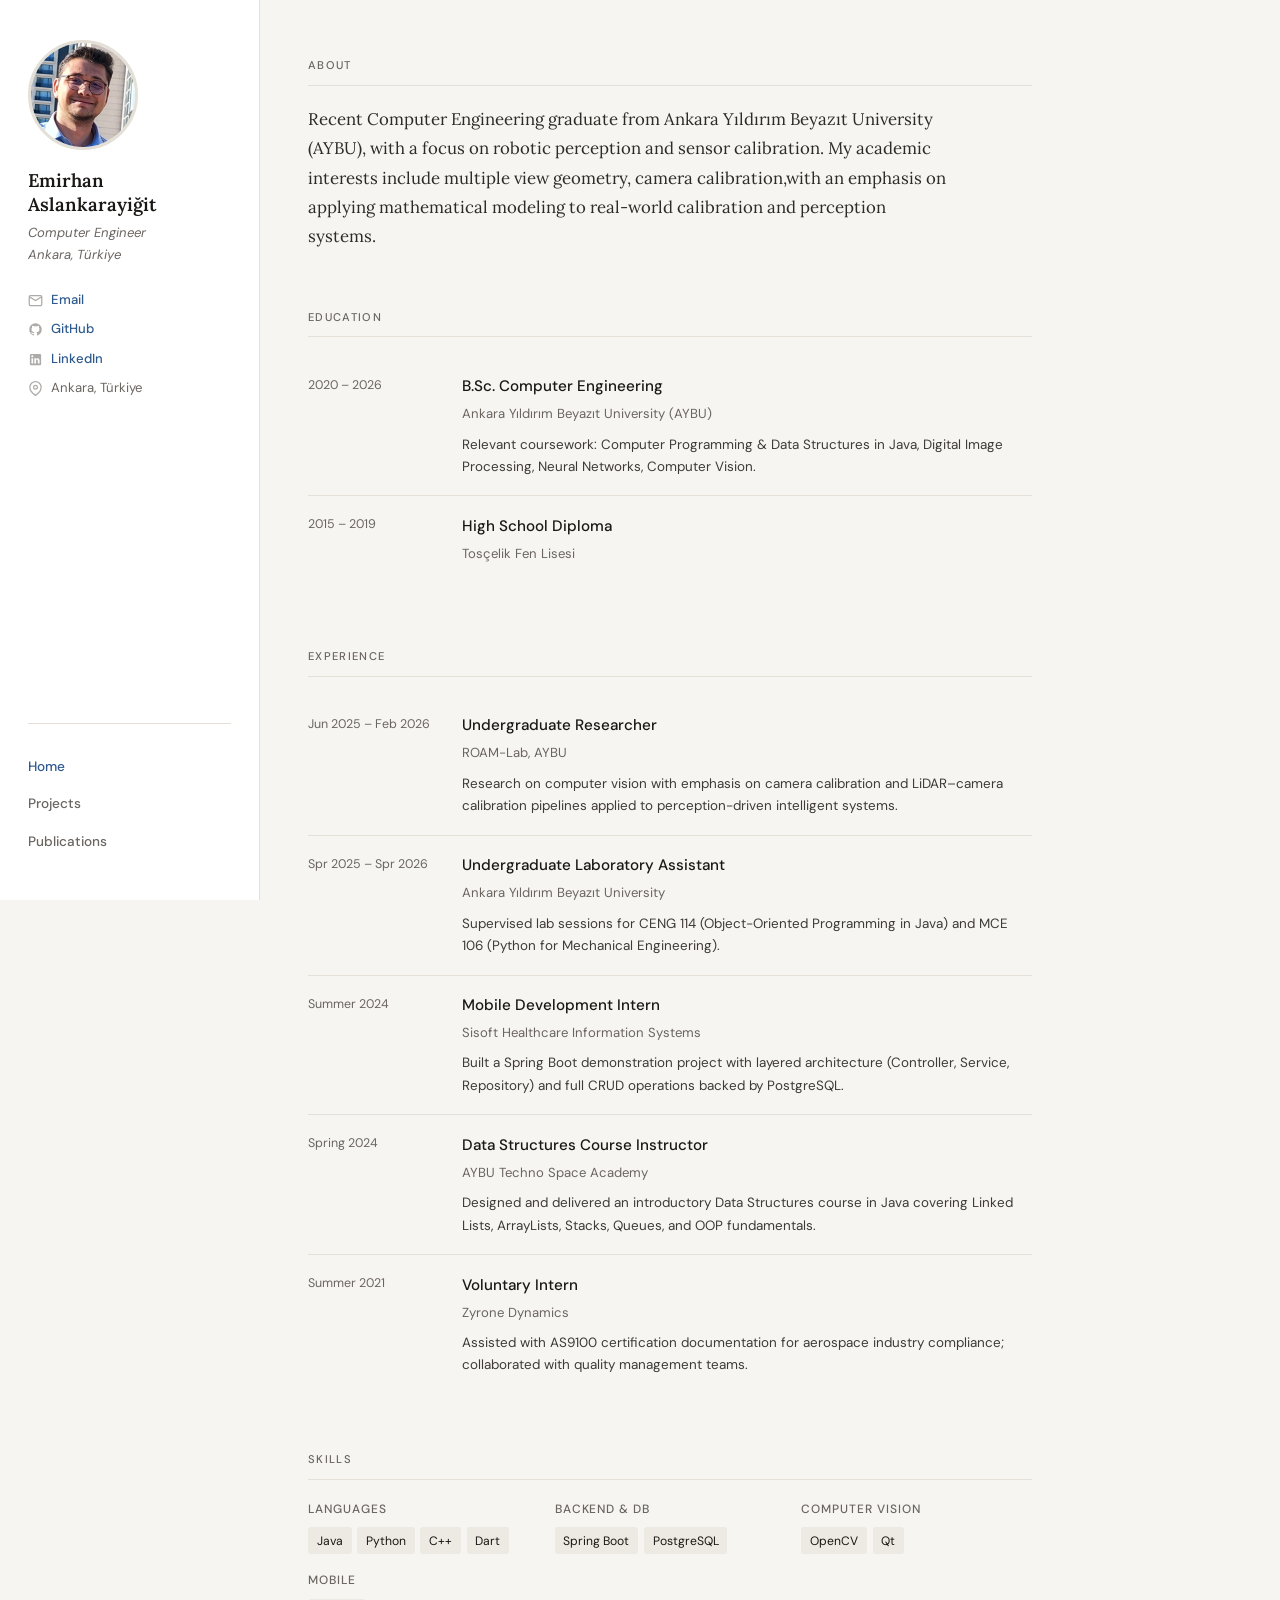
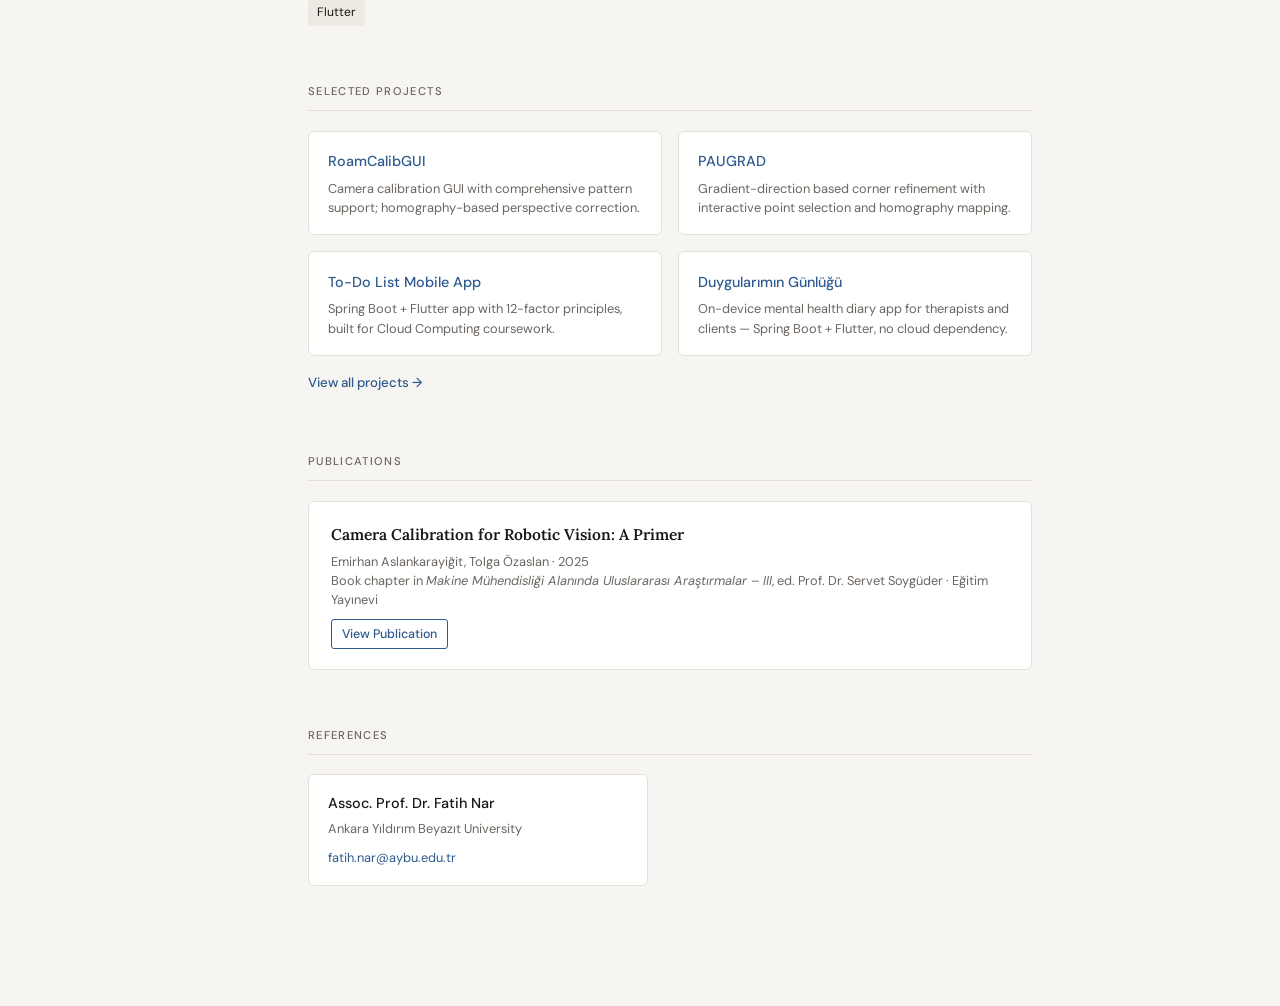
<file: index.html>
<!DOCTYPE html>
<html lang="en">
<head>
  <meta charset="UTF-8" />
  <meta name="viewport" content="width=device-width, initial-scale=1.0" />
  <title>Emirhan Aslankarayiğit</title>
  <link rel="preconnect" href="https://fonts.googleapis.com" />
  <link href="https://fonts.googleapis.com/css2?family=Lora:ital,wght@0,400;0,600;1,400&family=DM+Sans:wght@300;400;500&display=swap" rel="stylesheet" />
  <style>
    *, *::before, *::after { box-sizing: border-box; margin: 0; padding: 0; }

    :root {
      --bg: #f7f5f2;
      --surface: #ffffff;
      --border: #e4e0d8;
      --text: #1a1814;
      --muted: #6b6560;
      --accent: #2d5a8e;
      --accent-light: #e8f0f9;
      --tag-bg: #ede9e3;
      --radius: 6px;
      --sidebar-w: 260px;
    }

    html { scroll-behavior: smooth; }

    body {
      font-family: 'DM Sans', sans-serif;
      background: var(--bg);
      color: var(--text);
      font-size: 15px;
      line-height: 1.7;
    }

    /* ── Layout ── */
    .layout {
      display: grid;
      grid-template-columns: var(--sidebar-w) 1fr;
      min-height: 100vh;
    }

    /* ── Sidebar ── */
    .sidebar {
      position: sticky;
      top: 0;
      height: 100vh;
      overflow-y: auto;
      background: var(--surface);
      border-right: 1px solid var(--border);
      padding: 2.5rem 1.75rem;
      display: flex;
      flex-direction: column;
      gap: 0;
    }

    .profile-photo {
      width: 110px;
      height: 110px;
      border-radius: 50%;
      object-fit: cover;
      object-position: top center;
      border: 3px solid var(--border);
      margin-bottom: 1.2rem;
    }

    .profile-photo-placeholder {
      width: 110px;
      height: 110px;
      border-radius: 50%;
      background: var(--tag-bg);
      border: 3px solid var(--border);
      margin-bottom: 1.2rem;
      display: flex;
      align-items: center;
      justify-content: center;
      font-size: 2rem;
      color: var(--muted);
    }

    .sidebar h1 {
      font-family: 'Lora', serif;
      font-size: 1.15rem;
      font-weight: 600;
      line-height: 1.3;
      margin-bottom: 0.3rem;
    }

    .sidebar .role {
      font-size: 0.82rem;
      color: var(--muted);
      margin-bottom: 1.4rem;
      font-style: italic;
    }

    .sidebar-links {
      list-style: none;
      margin-bottom: 2rem;
      display: flex;
      flex-direction: column;
      gap: 0.45rem;
    }

    .sidebar-links li {
      display: flex;
      align-items: center;
      gap: 0.5rem;
      font-size: 0.82rem;
      color: var(--muted);
    }

    .sidebar-links li a {
      color: var(--accent);
      text-decoration: none;
      font-weight: 500;
    }
    .sidebar-links li a:hover { text-decoration: underline; }

    .sidebar-links .icon {
      width: 15px;
      flex-shrink: 0;
      opacity: 0.55;
    }

    .nav {
      margin-top: auto;
      padding-top: 1.5rem;
      border-top: 1px solid var(--border);
    }

    .nav a {
      display: block;
      padding: 0.45rem 0;
      font-size: 0.85rem;
      font-weight: 500;
      color: var(--muted);
      text-decoration: none;
      transition: color 0.2s;
    }
    .nav a:hover, .nav a.active { color: var(--accent); }

    /* ── Main content ── */
    main {
      padding: 3.5rem 3rem 4rem;
      max-width: 820px;
    }

    section { margin-bottom: 3.5rem; }

    .section-label {
      font-size: 0.7rem;
      font-weight: 500;
      letter-spacing: 0.12em;
      text-transform: uppercase;
      color: var(--muted);
      margin-bottom: 1.2rem;
      padding-bottom: 0.6rem;
      border-bottom: 1px solid var(--border);
    }

    /* About */
    .about-text {
      font-family: 'Lora', serif;
      font-size: 1.05rem;
      line-height: 1.75;
      color: #2e2b26;
      max-width: 640px;
    }

    /* Experience / Education cards */
    .entry {
      display: grid;
      grid-template-columns: 130px 1fr;
      gap: 0 1.5rem;
      padding: 1.1rem 0;
      border-bottom: 1px solid var(--border);
    }
    .entry:last-child { border-bottom: none; }

    .entry-date {
      font-size: 0.78rem;
      color: var(--muted);
      padding-top: 0.15rem;
      line-height: 1.4;
    }

    .entry-title {
      font-size: 0.95rem;
      font-weight: 500;
      margin-bottom: 0.2rem;
    }

    .entry-sub {
      font-size: 0.82rem;
      color: var(--muted);
      margin-bottom: 0.5rem;
    }

    .entry-body {
      font-size: 0.84rem;
      color: #3e3a35;
      line-height: 1.65;
    }

    /* Skills */
    .skills-grid {
      display: grid;
      grid-template-columns: repeat(auto-fill, minmax(180px, 1fr));
      gap: 1rem;
    }

    .skill-group h4 {
      font-size: 0.75rem;
      font-weight: 500;
      text-transform: uppercase;
      letter-spacing: 0.08em;
      color: var(--muted);
      margin-bottom: 0.5rem;
    }

    .tags {
      display: flex;
      flex-wrap: wrap;
      gap: 0.35rem;
    }

    .tag {
      background: var(--tag-bg);
      color: var(--text);
      font-size: 0.76rem;
      padding: 0.2rem 0.55rem;
      border-radius: 3px;
      font-weight: 400;
    }

    /* Projects — link to projects page */
    .projects-preview {
      display: grid;
      grid-template-columns: 1fr 1fr;
      gap: 1rem;
    }

    .project-card {
      background: var(--surface);
      border: 1px solid var(--border);
      border-radius: var(--radius);
      padding: 1.1rem 1.2rem;
      text-decoration: none;
      color: inherit;
      transition: border-color 0.2s, box-shadow 0.2s;
      display: block;
    }
    .project-card:hover {
      border-color: var(--accent);
      box-shadow: 0 2px 12px rgba(45,90,142,0.07);
    }

    .project-card h3 {
      font-size: 0.9rem;
      font-weight: 500;
      margin-bottom: 0.3rem;
      color: var(--accent);
    }

    .project-card p {
      font-size: 0.8rem;
      color: var(--muted);
      line-height: 1.5;
    }

    .more-link {
      margin-top: 1rem;
      display: inline-block;
      font-size: 0.83rem;
      color: var(--accent);
      text-decoration: none;
      font-weight: 500;
    }
    .more-link:hover { text-decoration: underline; }

    /* Publications */
    .pub-card {
      background: var(--surface);
      border: 1px solid var(--border);
      border-radius: var(--radius);
      padding: 1.2rem 1.4rem;
      margin-bottom: 0.75rem;
    }

    .pub-card h3 {
      font-family: 'Lora', serif;
      font-size: 0.97rem;
      font-weight: 600;
      margin-bottom: 0.3rem;
    }

    .pub-card .pub-meta {
      font-size: 0.8rem;
      color: var(--muted);
      margin-bottom: 0.6rem;
      line-height: 1.5;
    }

    .pub-link {
      font-size: 0.78rem;
      color: var(--accent);
      text-decoration: none;
      font-weight: 500;
      border: 1px solid var(--accent);
      padding: 0.22rem 0.6rem;
      border-radius: 3px;
      display: inline-block;
      transition: background 0.2s;
    }
    .pub-link:hover { background: var(--accent-light); }

    /* References */
    .ref-card {
      display: flex;
      flex-direction: column;
      gap: 0.15rem;
      padding: 1rem 1.2rem;
      background: var(--surface);
      border: 1px solid var(--border);
      border-radius: var(--radius);
      max-width: 340px;
    }
    .ref-card .ref-name { font-weight: 500; font-size: 0.9rem; }
    .ref-card .ref-role { font-size: 0.8rem; color: var(--muted); }
    .ref-card .ref-contact { font-size: 0.8rem; color: var(--accent); margin-top: 0.3rem; }
    .ref-card .ref-contact a { color: inherit; text-decoration: none; }
    .ref-card .ref-contact a:hover { text-decoration: underline; }

    /* Responsive */
    @media (max-width: 780px) {
      .layout { grid-template-columns: 1fr; }
      .sidebar {
        position: static;
        height: auto;
        border-right: none;
        border-bottom: 1px solid var(--border);
        flex-direction: row;
        flex-wrap: wrap;
        align-items: center;
        gap: 1rem;
        padding: 1.5rem;
      }
      .nav { margin-top: 0; padding-top: 0; border-top: none; display: flex; gap: 1rem; flex-wrap: wrap; }
      main { padding: 2rem 1.5rem; }
      .projects-preview { grid-template-columns: 1fr; }
      .entry { grid-template-columns: 1fr; gap: 0.2rem; }
    }
  </style>
</head>
<body>
<div class="layout">

  <!-- Sidebar -->
  <aside class="sidebar">
    <img src="profile.png" alt="Emirhan Aslankarayiğit" class="profile-photo"
         onerror="this.style.display='none'; document.getElementById('photo-placeholder').style.display='flex';" />
    <div class="profile-photo-placeholder" id="photo-placeholder" style="display:none;">E</div>

    <h1>Emirhan Aslankarayiğit</h1>
    <p class="role">Computer Engineer<br>Ankara, Türkiye</p>

    <ul class="sidebar-links">
      <li>
        <svg class="icon" viewBox="0 0 24 24" fill="none" stroke="currentColor" stroke-width="2"><path d="M20 4H4c-1.1 0-2 .9-2 2v12c0 1.1.9 2 2 2h16c1.1 0 2-.9 2-2V6c0-1.1-.9-2-2-2z"/><polyline points="22,6 12,12 2,6"/></svg>
        <a href="mailto:aslankarayigitemirhan@gmail.com">Email</a>
      </li>
      <li>
        <svg class="icon" viewBox="0 0 24 24" fill="currentColor"><path d="M12 2A10 10 0 002 12c0 4.42 2.87 8.17 6.84 9.5.5.08.66-.23.66-.5v-1.69c-2.77.6-3.36-1.34-3.36-1.34-.46-1.16-1.11-1.47-1.11-1.47-.91-.62.07-.6.07-.6 1 .07 1.53 1.03 1.53 1.03.87 1.52 2.34 1.07 2.91.83.09-.65.35-1.09.63-1.34-2.22-.25-4.55-1.11-4.55-4.92 0-1.11.38-2 1.03-2.71-.1-.25-.45-1.29.1-2.64 0 0 .84-.27 2.75 1.02.79-.22 1.65-.33 2.5-.33.85 0 1.71.11 2.5.33 1.91-1.29 2.75-1.02 2.75-1.02.55 1.35.2 2.39.1 2.64.65.71 1.03 1.6 1.03 2.71 0 3.82-2.34 4.66-4.57 4.91.36.31.69.92.69 1.85V21c0 .27.16.59.67.5C19.14 20.16 22 16.42 22 12A10 10 0 0012 2z"/></svg>
        <a href="https://github.com/aslankarayigitemirhan" target="_blank">GitHub</a>
      </li>
      <li>
        <svg class="icon" viewBox="0 0 24 24" fill="currentColor"><path d="M19 3a2 2 0 012 2v14a2 2 0 01-2 2H5a2 2 0 01-2-2V5a2 2 0 012-2h14m-.5 15.5v-5.3a3.26 3.26 0 00-3.26-3.26c-.85 0-1.84.52-2.32 1.3v-1.11h-2.79v8.37h2.79v-4.93c0-.77.62-1.4 1.39-1.4a1.4 1.4 0 011.4 1.4v4.93h2.79M6.88 8.56a1.68 1.68 0 001.68-1.68c0-.93-.75-1.69-1.68-1.69a1.69 1.69 0 00-1.69 1.69c0 .93.76 1.68 1.69 1.68m1.39 9.94v-8.37H5.5v8.37h2.77z"/></svg>
        <a href="https://www.linkedin.com/in/emirhan-aslankarayi%C4%9Fit-a869a1226/" target="_blank">LinkedIn</a>
      </li>
      <li>
        <svg class="icon" viewBox="0 0 24 24" fill="none" stroke="currentColor" stroke-width="2"><path d="M21 10c0 7-9 13-9 13s-9-6-9-13a9 9 0 0118 0z"/><circle cx="12" cy="10" r="3"/></svg>
        Ankara, Türkiye
      </li>
    </ul>

    <nav class="nav">
      <a href="index.html" class="active">Home</a>
      <a href="projects.html">Projects</a>
      <a href="publications.html">Publications</a>
    </nav>
  </aside>

  <!-- Main -->
  <main>

    <!-- About -->
    <section id="about">
      <p class="section-label">About</p>
      <p class="about-text">
        Recent Computer Engineering graduate from Ankara Yıldırım Beyazıt University (AYBU), with a focus on robotic perception and sensor calibration. My academic interests include multiple view geometry, camera calibration,with an emphasis on applying mathematical modeling to real-world calibration and perception systems.      </p>
    </section>

    <!-- Education -->
    <section id="education">
      <p class="section-label">Education</p>

      <div class="entry">
        <div class="entry-date">2020 – 2026</div>
        <div>
          <div class="entry-title">B.Sc. Computer Engineering</div>
          <div class="entry-sub">Ankara Yıldırım Beyazıt University (AYBU)</div>
          <div class="entry-body">
            Relevant coursework: Computer Programming &amp; Data Structures in Java, Digital Image Processing,
            Neural Networks, Computer Vision.
          </div>
        </div>
      </div>

      <div class="entry">
        <div class="entry-date">2015 – 2019</div>
        <div>
          <div class="entry-title">High School Diploma</div>
          <div class="entry-sub">Tosçelik Fen Lisesi</div>
        </div>
      </div>
    </section>

    <!-- Experience -->
    <section id="experience">
      <p class="section-label">Experience</p>

      <div class="entry">
        <div class="entry-date">Jun 2025 – Feb 2026</div>
        <div>
          <div class="entry-title">Undergraduate Researcher</div>
          <div class="entry-sub">ROAM-Lab, AYBU</div>
          <div class="entry-body">
            Research on computer vision with emphasis on camera calibration and LiDAR–camera calibration pipelines
            applied to perception-driven intelligent systems.
          </div>
        </div>
      </div>

      <div class="entry">
        <div class="entry-date">Spr 2025 – Spr 2026</div>
        <div>
          <div class="entry-title">Undergraduate Laboratory Assistant</div>
          <div class="entry-sub">Ankara Yıldırım Beyazıt University</div>
          <div class="entry-body">
            Supervised lab sessions for CENG 114 (Object-Oriented Programming in Java) and MCE 106 (Python for Mechanical Engineering).
          </div>
        </div>
      </div>

      <div class="entry">
        <div class="entry-date">Summer 2024</div>
        <div>
          <div class="entry-title">Mobile Development Intern</div>
          <div class="entry-sub">Sisoft Healthcare Information Systems</div>
          <div class="entry-body">
            Built a Spring Boot demonstration project with layered architecture (Controller, Service, Repository) and full CRUD operations backed by PostgreSQL.
          </div>
        </div>
      </div>

      <div class="entry">
        <div class="entry-date">Spring 2024</div>
        <div>
          <div class="entry-title">Data Structures Course Instructor</div>
          <div class="entry-sub">AYBU Techno Space Academy</div>
          <div class="entry-body">
            Designed and delivered an introductory Data Structures course in Java covering Linked Lists, ArrayLists, Stacks, Queues, and OOP fundamentals.
          </div>
        </div>
      </div>

      <div class="entry">
        <div class="entry-date">Summer 2021</div>
        <div>
          <div class="entry-title">Voluntary Intern</div>
          <div class="entry-sub">Zyrone Dynamics</div>
          <div class="entry-body">
            Assisted with AS9100 certification documentation for aerospace industry compliance; collaborated with quality management teams.
          </div>
        </div>
      </div>
    </section>

    <!-- Skills -->
    <section id="skills">
      <p class="section-label">Skills</p>
      <div class="skills-grid">
        <div class="skill-group">
          <h4>Languages</h4>
          <div class="tags">
            <span class="tag">Java</span>
            <span class="tag">Python</span>
            <span class="tag">C++</span>
            <span class="tag">Dart</span>
          </div>
        </div>
        <div class="skill-group">
          <h4>Backend &amp; DB</h4>
          <div class="tags">
            <span class="tag">Spring Boot</span>
            <span class="tag">PostgreSQL</span>
          </div>
        </div>
        <div class="skill-group">
          <h4>Computer Vision</h4>
          <div class="tags">
            <span class="tag">OpenCV</span>
            <span class="tag">Qt</span>
          </div>
        </div>
        <div class="skill-group">
          <h4>Mobile</h4>
          <div class="tags">
            <span class="tag">Flutter</span>
          </div>
        </div>
      </div>
    </section>

    <!-- Projects preview -->
    <section id="projects">
      <p class="section-label">Selected Projects</p>
      <div class="projects-preview">
        <a class="project-card" href="projects.html#roamcalibgui">
          <h3>RoamCalibGUI</h3>
          <p>Camera calibration GUI with comprehensive pattern support; homography-based perspective correction.</p>
        </a>
        <a class="project-card" href="projects.html#paugrad">
          <h3>PAUGRAD</h3>
          <p>Gradient-direction based corner refinement with interactive point selection and homography mapping.</p>
        </a>
        <a class="project-card" href="projects.html#todoapp">
          <h3>To-Do List Mobile App</h3>
          <p>Spring Boot + Flutter app with 12-factor principles, built for Cloud Computing coursework.</p>
        </a>
        <a class="project-card" href="projects.html#diary">
          <h3>Duygularımın Günlüğü</h3>
          <p>On-device mental health diary app for therapists and clients — Spring Boot + Flutter, no cloud dependency.</p>
        </a>
      </div>
      <a class="more-link" href="projects.html">View all projects →</a>
    </section>

    <!-- Publications preview -->
    <section id="publications">
      <p class="section-label">Publications</p>
      <div class="pub-card">
        <h3>Camera Calibration for Robotic Vision: A Primer</h3>
        <div class="pub-meta">
          Emirhan Aslankarayiğit, Tolga Özaslan · 2025<br>
          Book chapter in <em>Makine Mühendisliği Alanında Uluslararası Araştırmalar – III</em>, ed. Prof. Dr. Servet Soygüder · Eğitim Yayınevi
        </div>
        <a class="pub-link" href="publications.html">View Publication</a>
      </div>
    </section>

    <!-- References -->
    <section id="references">
      <p class="section-label">References</p>
      <div class="ref-card">
        <div class="ref-name">Assoc. Prof. Dr. Fatih Nar</div>
        <div class="ref-role">Ankara Yıldırım Beyazıt University</div>
        <div class="ref-contact"><a href="mailto:fatih.nar@aybu.edu.tr">fatih.nar@aybu.edu.tr</a></div>
      </div>
    </section>

  </main>
</div>
</body>
</html>
</file>
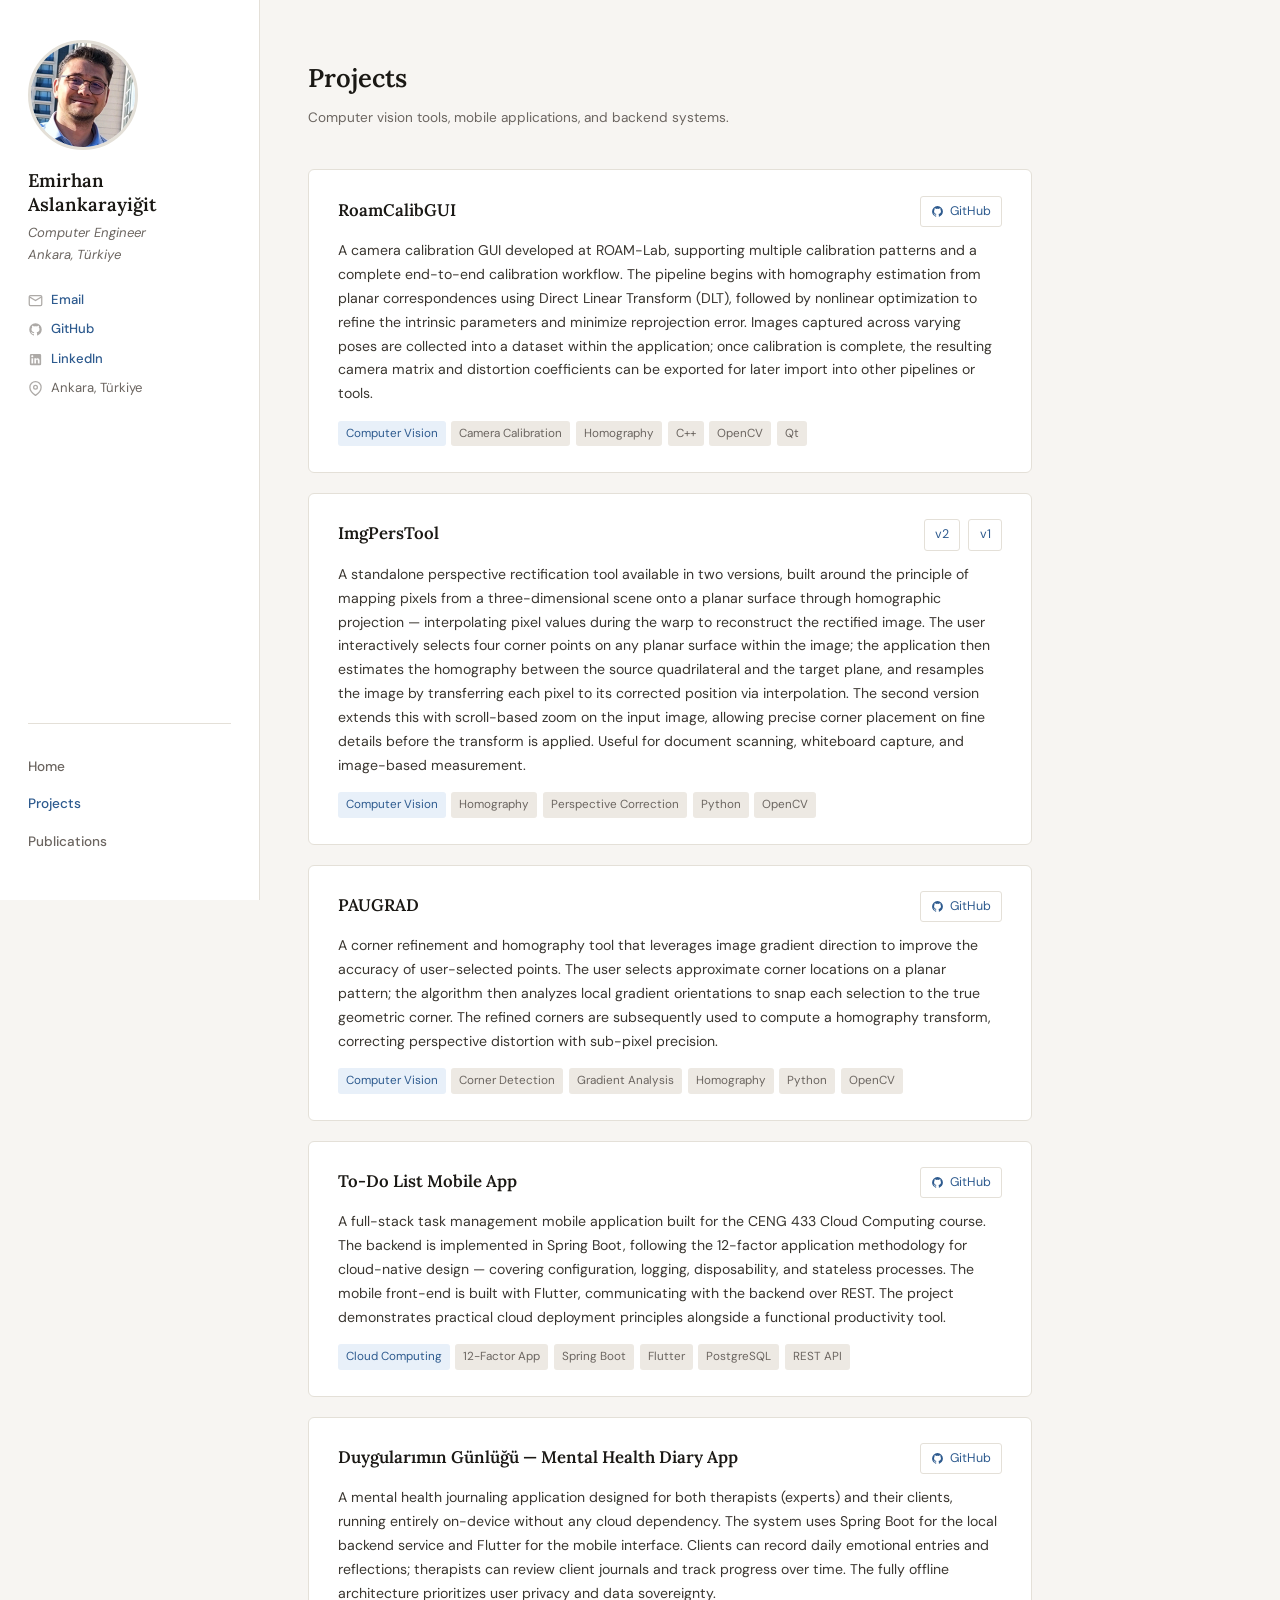
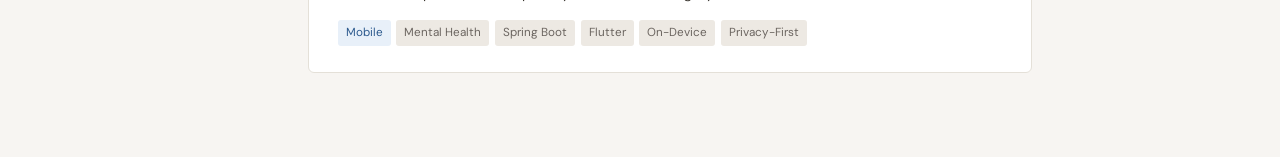
<file: projects.html>
<!DOCTYPE html>
<html lang="en">
<head>
  <meta charset="UTF-8" />
  <meta name="viewport" content="width=device-width, initial-scale=1.0" />
  <title>Projects — Emirhan Aslankarayiğit</title>
  <link rel="preconnect" href="https://fonts.googleapis.com" />
  <link href="https://fonts.googleapis.com/css2?family=Lora:ital,wght@0,400;0,600;1,400&family=DM+Sans:wght@300;400;500&display=swap" rel="stylesheet" />
  <style>
    *, *::before, *::after { box-sizing: border-box; margin: 0; padding: 0; }

    :root {
      --bg: #f7f5f2;
      --surface: #ffffff;
      --border: #e4e0d8;
      --text: #1a1814;
      --muted: #6b6560;
      --accent: #2d5a8e;
      --accent-light: #e8f0f9;
      --tag-bg: #ede9e3;
      --radius: 6px;
      --sidebar-w: 260px;
    }

    html { scroll-behavior: smooth; }

    body {
      font-family: 'DM Sans', sans-serif;
      background: var(--bg);
      color: var(--text);
      font-size: 15px;
      line-height: 1.7;
    }

    .layout {
      display: grid;
      grid-template-columns: var(--sidebar-w) 1fr;
      min-height: 100vh;
    }

    /* Sidebar */
    .sidebar {
      position: sticky;
      top: 0;
      height: 100vh;
      overflow-y: auto;
      background: var(--surface);
      border-right: 1px solid var(--border);
      padding: 2.5rem 1.75rem;
      display: flex;
      flex-direction: column;
    }

    .profile-photo {
      width: 110px;
      height: 110px;
      border-radius: 50%;
      object-fit: cover;
      object-position: top center;
      border: 3px solid var(--border);
      margin-bottom: 1.2rem;
    }

    .profile-photo-placeholder {
      width: 110px;
      height: 110px;
      border-radius: 50%;
      background: var(--tag-bg);
      border: 3px solid var(--border);
      margin-bottom: 1.2rem;
      display: flex;
      align-items: center;
      justify-content: center;
      font-size: 2rem;
      color: var(--muted);
    }

    .sidebar h1 {
      font-family: 'Lora', serif;
      font-size: 1.15rem;
      font-weight: 600;
      line-height: 1.3;
      margin-bottom: 0.3rem;
    }

    .sidebar .role {
      font-size: 0.82rem;
      color: var(--muted);
      margin-bottom: 1.4rem;
      font-style: italic;
    }

    .sidebar-links {
      list-style: none;
      margin-bottom: 2rem;
      display: flex;
      flex-direction: column;
      gap: 0.45rem;
    }

    .sidebar-links li {
      display: flex;
      align-items: center;
      gap: 0.5rem;
      font-size: 0.82rem;
      color: var(--muted);
    }

    .sidebar-links li a {
      color: var(--accent);
      text-decoration: none;
      font-weight: 500;
    }
    .sidebar-links li a:hover { text-decoration: underline; }
    .sidebar-links .icon { width: 15px; flex-shrink: 0; opacity: 0.55; }

    .nav {
      margin-top: auto;
      padding-top: 1.5rem;
      border-top: 1px solid var(--border);
    }

    .nav a {
      display: block;
      padding: 0.45rem 0;
      font-size: 0.85rem;
      font-weight: 500;
      color: var(--muted);
      text-decoration: none;
      transition: color 0.2s;
    }
    .nav a:hover, .nav a.active { color: var(--accent); }

    /* Main */
    main { padding: 3.5rem 3rem 4rem; max-width: 820px; }

    .page-title {
      font-family: 'Lora', serif;
      font-size: 1.6rem;
      font-weight: 600;
      margin-bottom: 0.4rem;
    }

    .page-subtitle {
      font-size: 0.85rem;
      color: var(--muted);
      margin-bottom: 2.5rem;
    }

    /* Project cards */
    .project {
      background: var(--surface);
      border: 1px solid var(--border);
      border-radius: var(--radius);
      padding: 1.6rem 1.8rem;
      margin-bottom: 1.25rem;
      scroll-margin-top: 2rem;
      transition: border-color 0.2s;
    }
    .project:hover { border-color: #c0bbb3; }

    .project-header {
      display: flex;
      align-items: flex-start;
      justify-content: space-between;
      gap: 1rem;
      margin-bottom: 0.75rem;
    }

    .project-title {
      font-family: 'Lora', serif;
      font-size: 1.05rem;
      font-weight: 600;
    }

    .project-github {
      flex-shrink: 0;
      display: flex;
      align-items: center;
      gap: 0.35rem;
      font-size: 0.78rem;
      color: var(--accent);
      text-decoration: none;
      border: 1px solid var(--border);
      border-radius: 3px;
      padding: 0.25rem 0.65rem;
      transition: border-color 0.2s, background 0.2s;
    }
    .project-github:hover { border-color: var(--accent); background: var(--accent-light); }

    .project-desc {
      font-size: 0.88rem;
      color: #3a3630;
      line-height: 1.7;
      margin-bottom: 0.9rem;
    }

    .project-tags {
      display: flex;
      flex-wrap: wrap;
      gap: 0.35rem;
    }

    .tag {
      background: var(--tag-bg);
      color: var(--muted);
      font-size: 0.73rem;
      padding: 0.18rem 0.5rem;
      border-radius: 3px;
    }

    .tag.accent {
      background: var(--accent-light);
      color: var(--accent);
    }

    .version-links {
      margin-top: 0.7rem;
      display: flex;
      gap: 0.5rem;
      flex-wrap: wrap;
    }

    .version-link {
      font-size: 0.77rem;
      color: var(--accent);
      text-decoration: none;
      border: 1px solid var(--border);
      padding: 0.2rem 0.55rem;
      border-radius: 3px;
      transition: border-color 0.2s;
    }
    .version-link:hover { border-color: var(--accent); }

    /* Responsive */
    @media (max-width: 780px) {
      .layout { grid-template-columns: 1fr; }
      .sidebar {
        position: static;
        height: auto;
        border-right: none;
        border-bottom: 1px solid var(--border);
        flex-direction: row;
        flex-wrap: wrap;
        align-items: center;
        gap: 1rem;
        padding: 1.5rem;
      }
      .nav { margin-top: 0; padding-top: 0; border-top: none; display: flex; gap: 1rem; flex-wrap: wrap; }
      main { padding: 2rem 1.5rem; }
    }
  </style>
</head>
<body>
<div class="layout">

  <aside class="sidebar">
    <img src="profile.png" alt="Emirhan Aslankarayiğit" class="profile-photo"
         onerror="this.style.display='none'; document.getElementById('photo-placeholder').style.display='flex';" />
    <div class="profile-photo-placeholder" id="photo-placeholder" style="display:none;">E</div>

    <h1>Emirhan Aslankarayiğit</h1>
    <p class="role">Computer Engineer<br>Ankara, Türkiye</p>

    <ul class="sidebar-links">
      <li>
        <svg class="icon" viewBox="0 0 24 24" fill="none" stroke="currentColor" stroke-width="2"><path d="M20 4H4c-1.1 0-2 .9-2 2v12c0 1.1.9 2 2 2h16c1.1 0 2-.9 2-2V6c0-1.1-.9-2-2-2z"/><polyline points="22,6 12,12 2,6"/></svg>
        <a href="mailto:aslankarayigitemirhan@gmail.com">Email</a>
      </li>
      <li>
        <svg class="icon" viewBox="0 0 24 24" fill="currentColor"><path d="M12 2A10 10 0 002 12c0 4.42 2.87 8.17 6.84 9.5.5.08.66-.23.66-.5v-1.69c-2.77.6-3.36-1.34-3.36-1.34-.46-1.16-1.11-1.47-1.11-1.47-.91-.62.07-.6.07-.6 1 .07 1.53 1.03 1.53 1.03.87 1.52 2.34 1.07 2.91.83.09-.65.35-1.09.63-1.34-2.22-.25-4.55-1.11-4.55-4.92 0-1.11.38-2 1.03-2.71-.1-.25-.45-1.29.1-2.64 0 0 .84-.27 2.75 1.02.79-.22 1.65-.33 2.5-.33.85 0 1.71.11 2.5.33 1.91-1.29 2.75-1.02 2.75-1.02.55 1.35.2 2.39.1 2.64.65.71 1.03 1.6 1.03 2.71 0 3.82-2.34 4.66-4.57 4.91.36.31.69.92.69 1.85V21c0 .27.16.59.67.5C19.14 20.16 22 16.42 22 12A10 10 0 0012 2z"/></svg>
        <a href="https://github.com/aslankarayigitemirhan" target="_blank">GitHub</a>
      </li>
      <li>
        <svg class="icon" viewBox="0 0 24 24" fill="currentColor"><path d="M19 3a2 2 0 012 2v14a2 2 0 01-2 2H5a2 2 0 01-2-2V5a2 2 0 012-2h14m-.5 15.5v-5.3a3.26 3.26 0 00-3.26-3.26c-.85 0-1.84.52-2.32 1.3v-1.11h-2.79v8.37h2.79v-4.93c0-.77.62-1.4 1.39-1.4a1.4 1.4 0 011.4 1.4v4.93h2.79M6.88 8.56a1.68 1.68 0 001.68-1.68c0-.93-.75-1.69-1.68-1.69a1.69 1.69 0 00-1.69 1.69c0 .93.76 1.68 1.69 1.68m1.39 9.94v-8.37H5.5v8.37h2.77z"/></svg>
        <a href="https://www.linkedin.com/in/emirhan-aslankarayi%C4%9Fit-a869a1226/" target="_blank">LinkedIn</a>
      </li>
      <li>
        <svg class="icon" viewBox="0 0 24 24" fill="none" stroke="currentColor" stroke-width="2"><path d="M21 10c0 7-9 13-9 13s-9-6-9-13a9 9 0 0118 0z"/><circle cx="12" cy="10" r="3"/></svg>
        Ankara, Türkiye
      </li>
    </ul>

    <nav class="nav">
      <a href="index.html">Home</a>
      <a href="projects.html" class="active">Projects</a>
      <a href="publications.html">Publications</a>
    </nav>
  </aside>

  <main>
    <h1 class="page-title">Projects</h1>
    <p class="page-subtitle">Computer vision tools, mobile applications, and backend systems.</p>

    <!-- RoamCalibGUI -->
    <div class="project" id="roamcalibgui">
      <div class="project-header">
        <div class="project-title">RoamCalibGUI</div>
        <a class="project-github" href="https://github.com/aslankarayigitemirhan/RoamCalibGUI" target="_blank">
          <svg width="13" height="13" viewBox="0 0 24 24" fill="currentColor"><path d="M12 2A10 10 0 002 12c0 4.42 2.87 8.17 6.84 9.5.5.08.66-.23.66-.5v-1.69c-2.77.6-3.36-1.34-3.36-1.34-.46-1.16-1.11-1.47-1.11-1.47-.91-.62.07-.6.07-.6 1 .07 1.53 1.03 1.53 1.03.87 1.52 2.34 1.07 2.91.83.09-.65.35-1.09.63-1.34-2.22-.25-4.55-1.11-4.55-4.92 0-1.11.38-2 1.03-2.71-.1-.25-.45-1.29.1-2.64 0 0 .84-.27 2.75 1.02.79-.22 1.65-.33 2.5-.33.85 0 1.71.11 2.5.33 1.91-1.29 2.75-1.02 2.75-1.02.55 1.35.2 2.39.1 2.64.65.71 1.03 1.6 1.03 2.71 0 3.82-2.34 4.66-4.57 4.91.36.31.69.92.69 1.85V21c0 .27.16.59.67.5C19.14 20.16 22 16.42 22 12A10 10 0 0012 2z"/></svg>
          GitHub
        </a>
      </div>
      <p class="project-desc">
A camera calibration GUI developed at ROAM-Lab, supporting multiple calibration patterns and a complete end-to-end calibration workflow. The pipeline begins with homography estimation from planar correspondences using Direct Linear Transform (DLT), followed by nonlinear optimization to refine the intrinsic parameters and minimize reprojection error. Images captured across varying poses are collected into a dataset within the application; once calibration is complete, the resulting camera matrix and distortion coefficients can be exported for later import into other pipelines or tools.      </p>
      
      <div class="project-tags">
        <span class="tag accent">Computer Vision</span>
        <span class="tag">Camera Calibration</span>
        <span class="tag">Homography</span>
        <span class="tag">C++</span>
        <span class="tag">OpenCV</span>
        <span class="tag">Qt</span>
      </div>
    </div>

    <!-- ImgPersTool -->
    <div class="project" id="imgperstool">
      <div class="project-header">
        <div class="project-title">ImgPersTool</div>
        <div style="display:flex;gap:0.5rem;">
          <a class="project-github" href="https://github.com/aslankarayigitemirhan/ImgPersTool_v2" target="_blank">v2</a>
          <a class="project-github" href="https://github.com/aslankarayigitemirhan/ImgPersTool_v1" target="_blank">v1</a>
        </div>
      </div>
      <p class="project-desc">
A standalone perspective rectification tool available in two versions, built around the principle of mapping pixels from a three-dimensional scene onto a planar surface through homographic projection — interpolating pixel values during the warp to reconstruct the rectified image. The user interactively selects four corner points on any planar surface within the image; the application then estimates the homography between the source quadrilateral and the target plane, and resamples the image by transferring each pixel to its corrected position via interpolation. The second version extends this with scroll-based zoom on the input image, allowing precise corner placement on fine details before the transform is applied. Useful for document scanning, whiteboard capture, and image-based measurement.      </p>
      <div class="project-tags">
        <span class="tag accent">Computer Vision</span>
        <span class="tag">Homography</span>
        <span class="tag">Perspective Correction</span>
        <span class="tag">Python</span>
        <span class="tag">OpenCV</span>
      </div>
    </div>

    <!-- PAUGRAD -->
    <div class="project" id="paugrad">
      <div class="project-header">
        <div class="project-title">PAUGRAD</div>
        <a class="project-github" href="https://github.com/aslankarayigitemirhan/PAUGRAD" target="_blank">
          <svg width="13" height="13" viewBox="0 0 24 24" fill="currentColor"><path d="M12 2A10 10 0 002 12c0 4.42 2.87 8.17 6.84 9.5.5.08.66-.23.66-.5v-1.69c-2.77.6-3.36-1.34-3.36-1.34-.46-1.16-1.11-1.47-1.11-1.47-.91-.62.07-.6.07-.6 1 .07 1.53 1.03 1.53 1.03.87 1.52 2.34 1.07 2.91.83.09-.65.35-1.09.63-1.34-2.22-.25-4.55-1.11-4.55-4.92 0-1.11.38-2 1.03-2.71-.1-.25-.45-1.29.1-2.64 0 0 .84-.27 2.75 1.02.79-.22 1.65-.33 2.5-.33.85 0 1.71.11 2.5.33 1.91-1.29 2.75-1.02 2.75-1.02.55 1.35.2 2.39.1 2.64.65.71 1.03 1.6 1.03 2.71 0 3.82-2.34 4.66-4.57 4.91.36.31.69.92.69 1.85V21c0 .27.16.59.67.5C19.14 20.16 22 16.42 22 12A10 10 0 0012 2z"/></svg>
          GitHub
        </a>
      </div>
      <p class="project-desc">
        A corner refinement and homography tool that leverages image gradient direction to improve the accuracy of user-selected points. The user selects approximate corner locations on a planar pattern; the algorithm then analyzes local gradient orientations to snap each selection to the true geometric corner. The refined corners are subsequently used to compute a homography transform, correcting perspective distortion with sub-pixel precision.
      </p>
      <div class="project-tags">
        <span class="tag accent">Computer Vision</span>
        <span class="tag">Corner Detection</span>
        <span class="tag">Gradient Analysis</span>
        <span class="tag">Homography</span>
        <span class="tag">Python</span>
        <span class="tag">OpenCV</span>
      </div>
    </div>

    <!-- To-Do List -->
    <div class="project" id="todoapp">
      <div class="project-header">
        <div class="project-title">To-Do List Mobile App</div>
        <a class="project-github" href="https://github.com/aslankarayigitemirhan/To-Do-List-Mobile-App" target="_blank">
          <svg width="13" height="13" viewBox="0 0 24 24" fill="currentColor"><path d="M12 2A10 10 0 002 12c0 4.42 2.87 8.17 6.84 9.5.5.08.66-.23.66-.5v-1.69c-2.77.6-3.36-1.34-3.36-1.34-.46-1.16-1.11-1.47-1.11-1.47-.91-.62.07-.6.07-.6 1 .07 1.53 1.03 1.53 1.03.87 1.52 2.34 1.07 2.91.83.09-.65.35-1.09.63-1.34-2.22-.25-4.55-1.11-4.55-4.92 0-1.11.38-2 1.03-2.71-.1-.25-.45-1.29.1-2.64 0 0 .84-.27 2.75 1.02.79-.22 1.65-.33 2.5-.33.85 0 1.71.11 2.5.33 1.91-1.29 2.75-1.02 2.75-1.02.55 1.35.2 2.39.1 2.64.65.71 1.03 1.6 1.03 2.71 0 3.82-2.34 4.66-4.57 4.91.36.31.69.92.69 1.85V21c0 .27.16.59.67.5C19.14 20.16 22 16.42 22 12A10 10 0 0012 2z"/></svg>
          GitHub
        </a>
      </div>
      <p class="project-desc">
        A full-stack task management mobile application built for the CENG 433 Cloud Computing course. The backend is implemented in Spring Boot, following the 12-factor application methodology for cloud-native design — covering configuration, logging, disposability, and stateless processes. The mobile front-end is built with Flutter, communicating with the backend over REST. The project demonstrates practical cloud deployment principles alongside a functional productivity tool.
      </p>
      <div class="project-tags">
        <span class="tag accent">Cloud Computing</span>
        <span class="tag">12-Factor App</span>
        <span class="tag">Spring Boot</span>
        <span class="tag">Flutter</span>
        <span class="tag">PostgreSQL</span>
        <span class="tag">REST API</span>
      </div>
    </div>

    <!-- Expert-Client / Diary -->
    <div class="project" id="diary">
      <div class="project-header">
        <div class="project-title">Duygularımın Günlüğü — Mental Health Diary App</div>
        <a class="project-github" href="https://github.com/aslankarayigitemirhan/Expert---Client-Project" target="_blank">
          <svg width="13" height="13" viewBox="0 0 24 24" fill="currentColor"><path d="M12 2A10 10 0 002 12c0 4.42 2.87 8.17 6.84 9.5.5.08.66-.23.66-.5v-1.69c-2.77.6-3.36-1.34-3.36-1.34-.46-1.16-1.11-1.47-1.11-1.47-.91-.62.07-.6.07-.6 1 .07 1.53 1.03 1.53 1.03.87 1.52 2.34 1.07 2.91.83.09-.65.35-1.09.63-1.34-2.22-.25-4.55-1.11-4.55-4.92 0-1.11.38-2 1.03-2.71-.1-.25-.45-1.29.1-2.64 0 0 .84-.27 2.75 1.02.79-.22 1.65-.33 2.5-.33.85 0 1.71.11 2.5.33 1.91-1.29 2.75-1.02 2.75-1.02.55 1.35.2 2.39.1 2.64.65.71 1.03 1.6 1.03 2.71 0 3.82-2.34 4.66-4.57 4.91.36.31.69.92.69 1.85V21c0 .27.16.59.67.5C19.14 20.16 22 16.42 22 12A10 10 0 0012 2z"/></svg>
          GitHub
        </a>
      </div>
      <p class="project-desc">
        A mental health journaling application designed for both therapists (experts) and their clients, running entirely on-device without any cloud dependency. The system uses Spring Boot for the local backend service and Flutter for the mobile interface. Clients can record daily emotional entries and reflections; therapists can review client journals and track progress over time. The fully offline architecture prioritizes user privacy and data sovereignty.
      </p>
      <div class="project-tags">
        <span class="tag accent">Mobile</span>
        <span class="tag">Mental Health</span>
        <span class="tag">Spring Boot</span>
        <span class="tag">Flutter</span>
        <span class="tag">On-Device</span>
        <span class="tag">Privacy-First</span>
      </div>
    </div>

  </main>
</div>
</body>
</html>
</file>
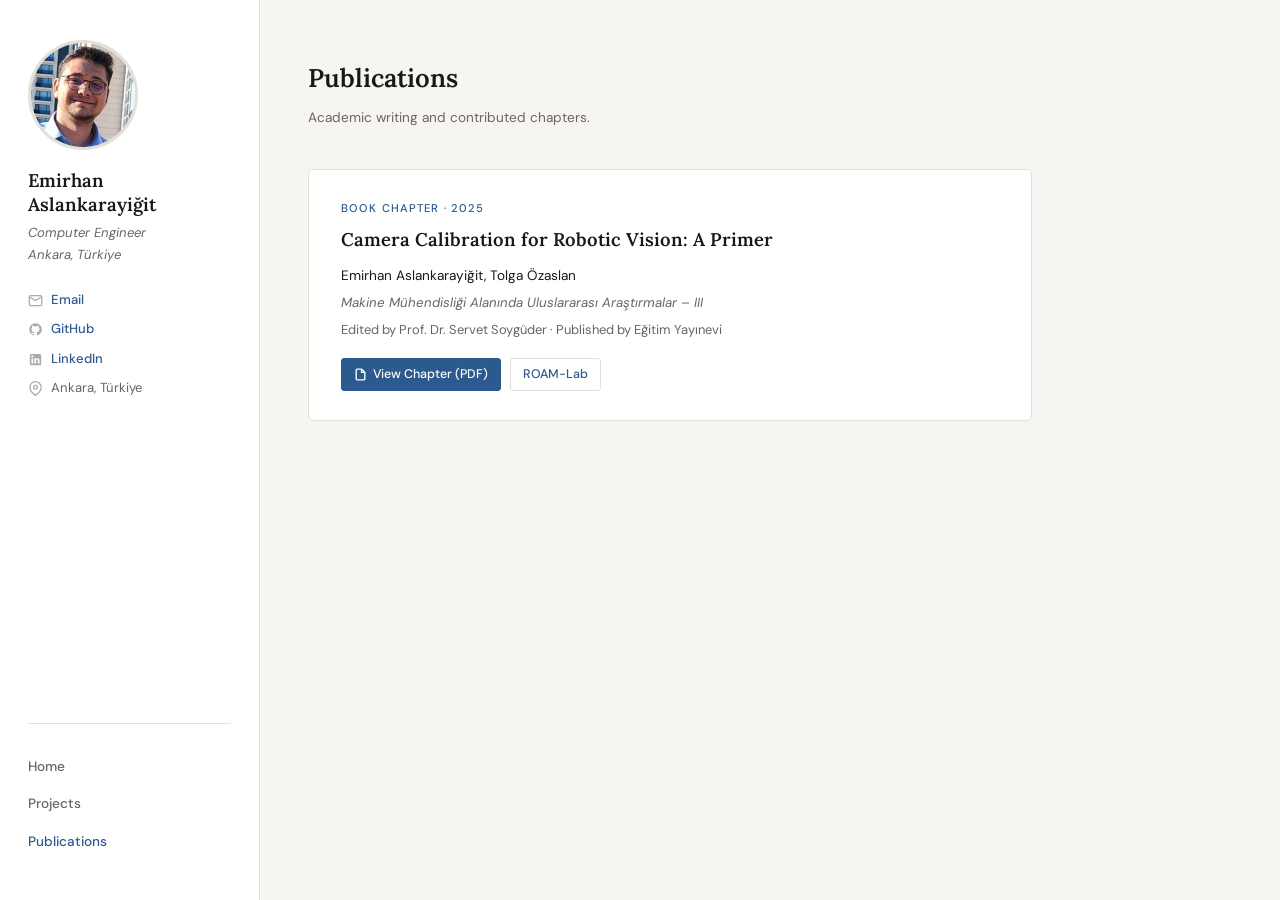
<file: publications.html>
<!DOCTYPE html>
<html lang="en">
<head>
  <meta charset="UTF-8" />
  <meta name="viewport" content="width=device-width, initial-scale=1.0" />
  <title>Publications — Emirhan Aslankarayiğit</title>
  <link rel="preconnect" href="https://fonts.googleapis.com" />
  <link href="https://fonts.googleapis.com/css2?family=Lora:ital,wght@0,400;0,600;1,400&family=DM+Sans:wght@300;400;500&display=swap" rel="stylesheet" />
  <style>
    *, *::before, *::after { box-sizing: border-box; margin: 0; padding: 0; }

    :root {
      --bg: #f7f5f2;
      --surface: #ffffff;
      --border: #e4e0d8;
      --text: #1a1814;
      --muted: #6b6560;
      --accent: #2d5a8e;
      --accent-light: #e8f0f9;
      --tag-bg: #ede9e3;
      --radius: 6px;
      --sidebar-w: 260px;
    }

    html { scroll-behavior: smooth; }

    body {
      font-family: 'DM Sans', sans-serif;
      background: var(--bg);
      color: var(--text);
      font-size: 15px;
      line-height: 1.7;
    }

    .layout {
      display: grid;
      grid-template-columns: var(--sidebar-w) 1fr;
      min-height: 100vh;
    }

    .sidebar {
      position: sticky;
      top: 0;
      height: 100vh;
      overflow-y: auto;
      background: var(--surface);
      border-right: 1px solid var(--border);
      padding: 2.5rem 1.75rem;
      display: flex;
      flex-direction: column;
    }

    .profile-photo {
      width: 110px;
      height: 110px;
      border-radius: 50%;
      object-fit: cover;
      object-position: top center;
      border: 3px solid var(--border);
      margin-bottom: 1.2rem;
    }

    .profile-photo-placeholder {
      width: 110px;
      height: 110px;
      border-radius: 50%;
      background: var(--tag-bg);
      border: 3px solid var(--border);
      margin-bottom: 1.2rem;
      display: flex;
      align-items: center;
      justify-content: center;
      font-size: 2rem;
      color: var(--muted);
    }

    .sidebar h1 {
      font-family: 'Lora', serif;
      font-size: 1.15rem;
      font-weight: 600;
      line-height: 1.3;
      margin-bottom: 0.3rem;
    }

    .sidebar .role {
      font-size: 0.82rem;
      color: var(--muted);
      margin-bottom: 1.4rem;
      font-style: italic;
    }

    .sidebar-links {
      list-style: none;
      margin-bottom: 2rem;
      display: flex;
      flex-direction: column;
      gap: 0.45rem;
    }

    .sidebar-links li {
      display: flex;
      align-items: center;
      gap: 0.5rem;
      font-size: 0.82rem;
      color: var(--muted);
    }

    .sidebar-links li a {
      color: var(--accent);
      text-decoration: none;
      font-weight: 500;
    }
    .sidebar-links li a:hover { text-decoration: underline; }
    .sidebar-links .icon { width: 15px; flex-shrink: 0; opacity: 0.55; }

    .nav {
      margin-top: auto;
      padding-top: 1.5rem;
      border-top: 1px solid var(--border);
    }

    .nav a {
      display: block;
      padding: 0.45rem 0;
      font-size: 0.85rem;
      font-weight: 500;
      color: var(--muted);
      text-decoration: none;
      transition: color 0.2s;
    }
    .nav a:hover, .nav a.active { color: var(--accent); }

    main { padding: 3.5rem 3rem 4rem; max-width: 820px; }

    .page-title {
      font-family: 'Lora', serif;
      font-size: 1.6rem;
      font-weight: 600;
      margin-bottom: 0.4rem;
    }

    .page-subtitle {
      font-size: 0.85rem;
      color: var(--muted);
      margin-bottom: 2.5rem;
    }

    /* Publication entry */
    .pub {
      background: var(--surface);
      border: 1px solid var(--border);
      border-radius: var(--radius);
      padding: 1.8rem 2rem;
      margin-bottom: 1.25rem;
    }

    .pub-type {
      font-size: 0.7rem;
      font-weight: 500;
      letter-spacing: 0.1em;
      text-transform: uppercase;
      color: var(--accent);
      margin-bottom: 0.6rem;
    }

    .pub-title {
      font-family: 'Lora', serif;
      font-size: 1.15rem;
      font-weight: 600;
      line-height: 1.4;
      margin-bottom: 0.7rem;
    }

    .pub-authors {
      font-size: 0.85rem;
      color: var(--text);
      margin-bottom: 0.35rem;
    }

    .pub-venue {
      font-size: 0.83rem;
      color: var(--muted);
      font-style: italic;
      margin-bottom: 0.35rem;
      line-height: 1.5;
    }

    .pub-editor {
      font-size: 0.81rem;
      color: var(--muted);
      margin-bottom: 1.1rem;
    }

    .pub-actions {
      display: flex;
      gap: 0.6rem;
      flex-wrap: wrap;
    }

    .pub-btn {
      display: inline-flex;
      align-items: center;
      gap: 0.35rem;
      font-size: 0.78rem;
      font-weight: 500;
      padding: 0.3rem 0.75rem;
      border-radius: 3px;
      text-decoration: none;
      transition: background 0.2s, border-color 0.2s;
    }

    .pub-btn-primary {
      background: var(--accent);
      color: #fff;
      border: 1px solid var(--accent);
    }
    .pub-btn-primary:hover { background: #234c7a; }

    .pub-btn-secondary {
      background: transparent;
      color: var(--accent);
      border: 1px solid var(--border);
    }
    .pub-btn-secondary:hover { border-color: var(--accent); background: var(--accent-light); }

    .pub-note {
      margin-top: 0.8rem;
      font-size: 0.78rem;
      color: var(--muted);
      font-style: italic;
    }

    @media (max-width: 780px) {
      .layout { grid-template-columns: 1fr; }
      .sidebar {
        position: static; height: auto;
        border-right: none; border-bottom: 1px solid var(--border);
        flex-direction: row; flex-wrap: wrap; align-items: center;
        gap: 1rem; padding: 1.5rem;
      }
      .nav { margin-top: 0; padding-top: 0; border-top: none; display: flex; gap: 1rem; flex-wrap: wrap; }
      main { padding: 2rem 1.5rem; }
    }
  </style>
</head>
<body>
<div class="layout">

  <aside class="sidebar">
    <img src="profile.png" alt="Emirhan Aslankarayiğit" class="profile-photo"
         onerror="this.style.display='none'; document.getElementById('photo-placeholder').style.display='flex';" />
    <div class="profile-photo-placeholder" id="photo-placeholder" style="display:none;">E</div>

    <h1>Emirhan Aslankarayiğit</h1>
    <p class="role">Computer Engineer<br>Ankara, Türkiye</p>

    <ul class="sidebar-links">
      <li>
        <svg class="icon" viewBox="0 0 24 24" fill="none" stroke="currentColor" stroke-width="2"><path d="M20 4H4c-1.1 0-2 .9-2 2v12c0 1.1.9 2 2 2h16c1.1 0 2-.9 2-2V6c0-1.1-.9-2-2-2z"/><polyline points="22,6 12,12 2,6"/></svg>
        <a href="mailto:aslankarayigitemirhan@gmail.com">Email</a>
      </li>
      <li>
        <svg class="icon" viewBox="0 0 24 24" fill="currentColor"><path d="M12 2A10 10 0 002 12c0 4.42 2.87 8.17 6.84 9.5.5.08.66-.23.66-.5v-1.69c-2.77.6-3.36-1.34-3.36-1.34-.46-1.16-1.11-1.47-1.11-1.47-.91-.62.07-.6.07-.6 1 .07 1.53 1.03 1.53 1.03.87 1.52 2.34 1.07 2.91.83.09-.65.35-1.09.63-1.34-2.22-.25-4.55-1.11-4.55-4.92 0-1.11.38-2 1.03-2.71-.1-.25-.45-1.29.1-2.64 0 0 .84-.27 2.75 1.02.79-.22 1.65-.33 2.5-.33.85 0 1.71.11 2.5.33 1.91-1.29 2.75-1.02 2.75-1.02.55 1.35.2 2.39.1 2.64.65.71 1.03 1.6 1.03 2.71 0 3.82-2.34 4.66-4.57 4.91.36.31.69.92.69 1.85V21c0 .27.16.59.67.5C19.14 20.16 22 16.42 22 12A10 10 0 0012 2z"/></svg>
        <a href="https://github.com/aslankarayigitemirhan" target="_blank">GitHub</a>
      </li>
      <li>
        <svg class="icon" viewBox="0 0 24 24" fill="currentColor"><path d="M19 3a2 2 0 012 2v14a2 2 0 01-2 2H5a2 2 0 01-2-2V5a2 2 0 012-2h14m-.5 15.5v-5.3a3.26 3.26 0 00-3.26-3.26c-.85 0-1.84.52-2.32 1.3v-1.11h-2.79v8.37h2.79v-4.93c0-.77.62-1.4 1.39-1.4a1.4 1.4 0 011.4 1.4v4.93h2.79M6.88 8.56a1.68 1.68 0 001.68-1.68c0-.93-.75-1.69-1.68-1.69a1.69 1.69 0 00-1.69 1.69c0 .93.76 1.68 1.69 1.68m1.39 9.94v-8.37H5.5v8.37h2.77z"/></svg>
        <a href="https://www.linkedin.com/in/emirhan-aslankarayi%C4%9Fit-a869a1226/" target="_blank">LinkedIn</a>
      </li>
      <li>
        <svg class="icon" viewBox="0 0 24 24" fill="none" stroke="currentColor" stroke-width="2"><path d="M21 10c0 7-9 13-9 13s-9-6-9-13a9 9 0 0118 0z"/><circle cx="12" cy="10" r="3"/></svg>
        Ankara, Türkiye
      </li>
    </ul>

    <nav class="nav">
      <a href="index.html">Home</a>
      <a href="projects.html">Projects</a>
      <a href="publications.html" class="active">Publications</a>
    </nav>
  </aside>

  <main>
    <h1 class="page-title">Publications</h1>
    <p class="page-subtitle">Academic writing and contributed chapters.</p>

    <div class="pub">
      <div class="pub-type">Book Chapter · 2025</div>
      <h2 class="pub-title">Camera Calibration for Robotic Vision: A Primer</h2>
      <div class="pub-authors">Emirhan Aslankarayiğit, Tolga Özaslan</div>
      <div class="pub-venue">
        Makine Mühendisliği Alanında Uluslararası Araştırmalar – III
      </div>
      <div class="pub-editor">
        Edited by Prof. Dr. Servet Soygüder · Published by Eğitim Yayınevi
      </div>
      <div class="pub-actions">
        <a class="pub-btn pub-btn-primary" href="https://drive.google.com/file/d/1_sTcAso0TxCVQM6_Sn7nmrtc_5Aw3FFo/view?usp=sharing" target="_blank">
          <svg width="13" height="13" viewBox="0 0 24 24" fill="none" stroke="currentColor" stroke-width="2.5"><path d="M14 2H6a2 2 0 00-2 2v16a2 2 0 002 2h12a2 2 0 002-2V8z"/><polyline points="14,2 14,8 20,8"/></svg>
          View Chapter (PDF)
        </a>
        <a class="pub-btn pub-btn-secondary" href="https://roam-lab.github.io/" target="_blank">
          ROAM-Lab
        </a>
      </div>
    </div>

  </main>
</div>
</body>
</html>
</file>
